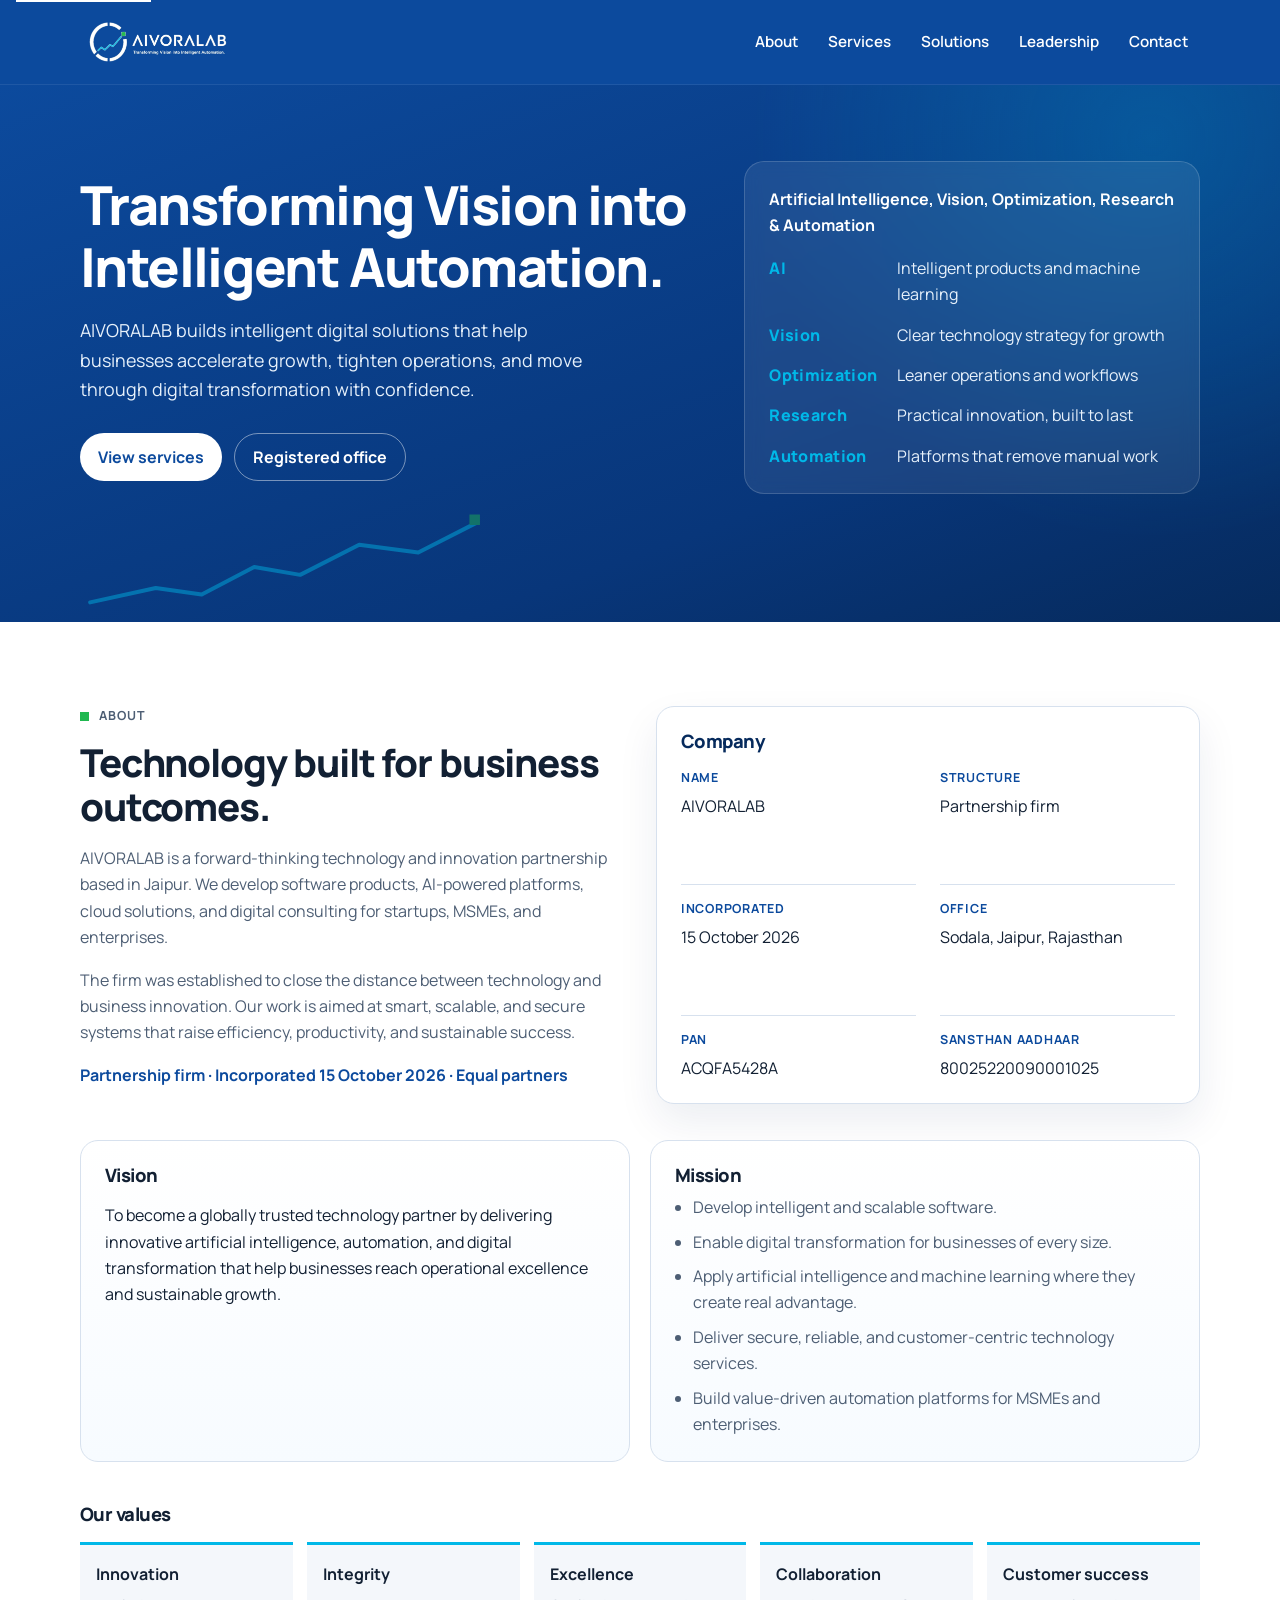
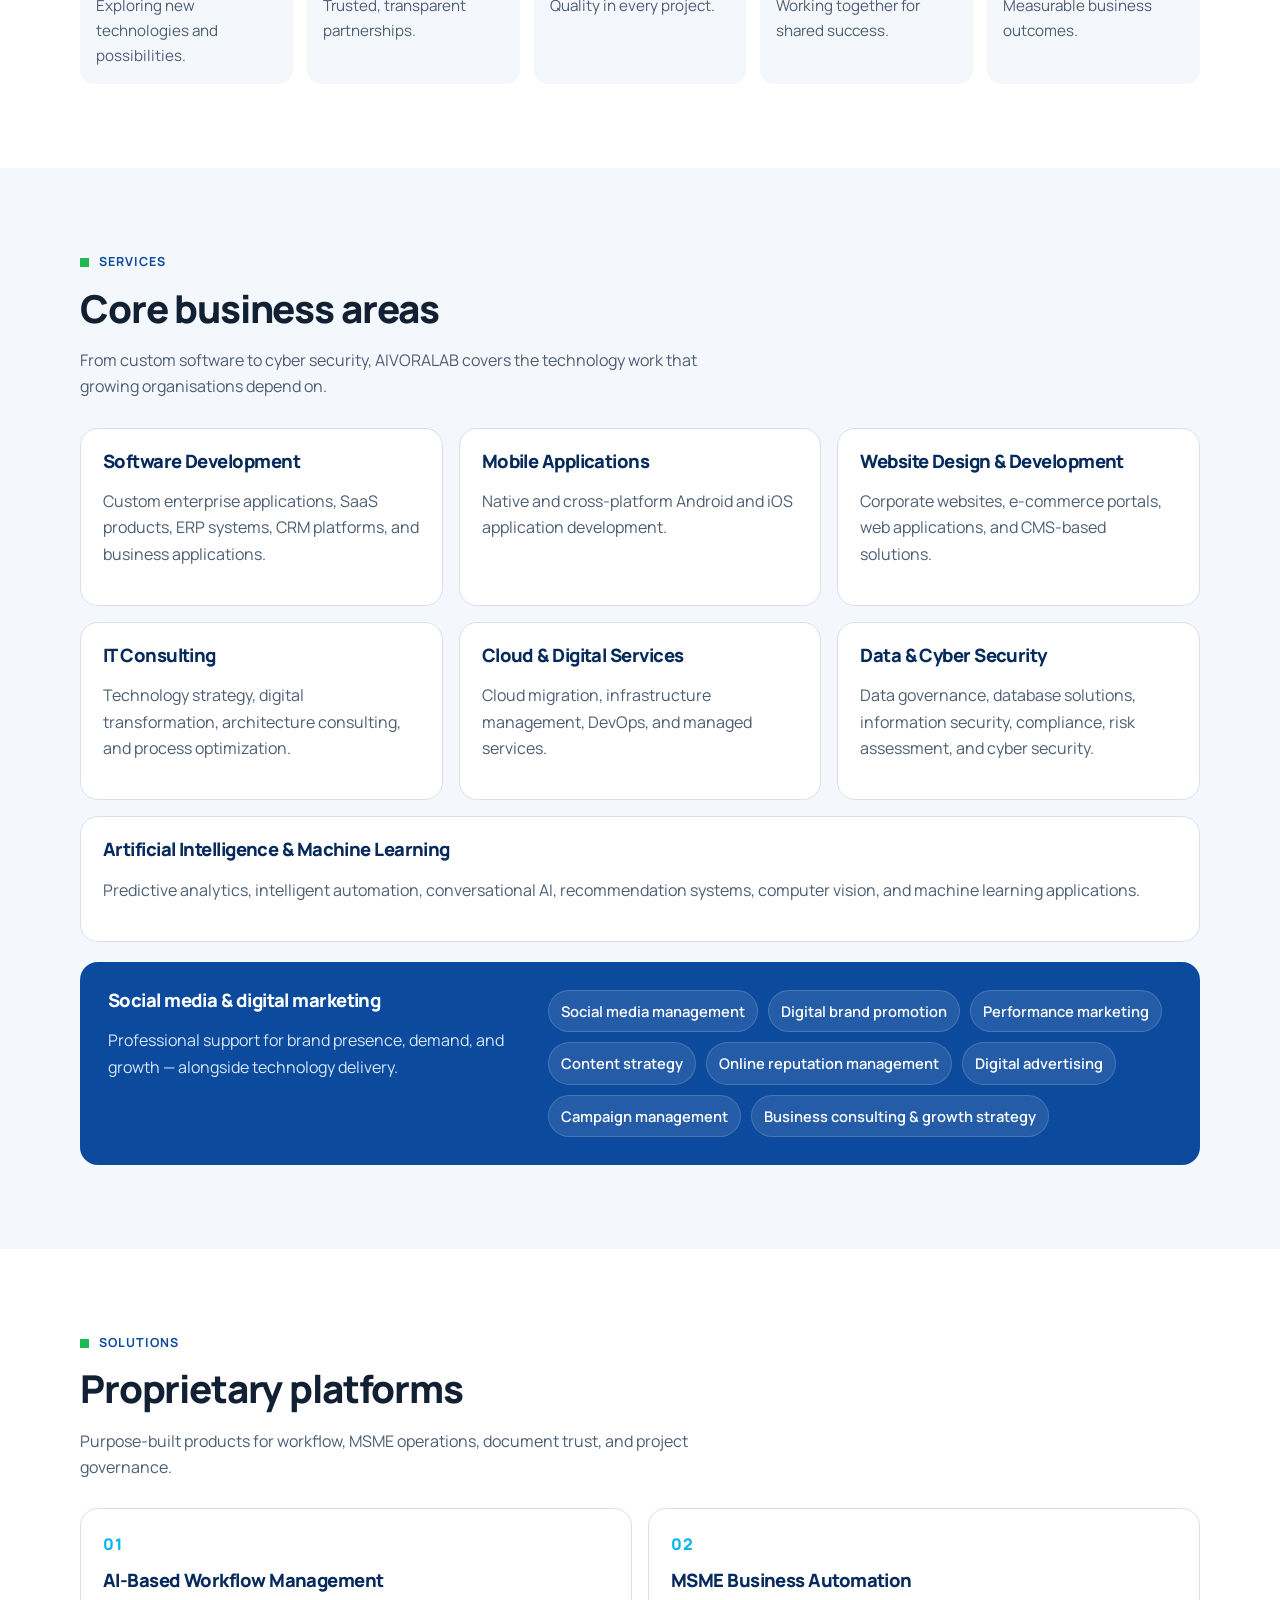
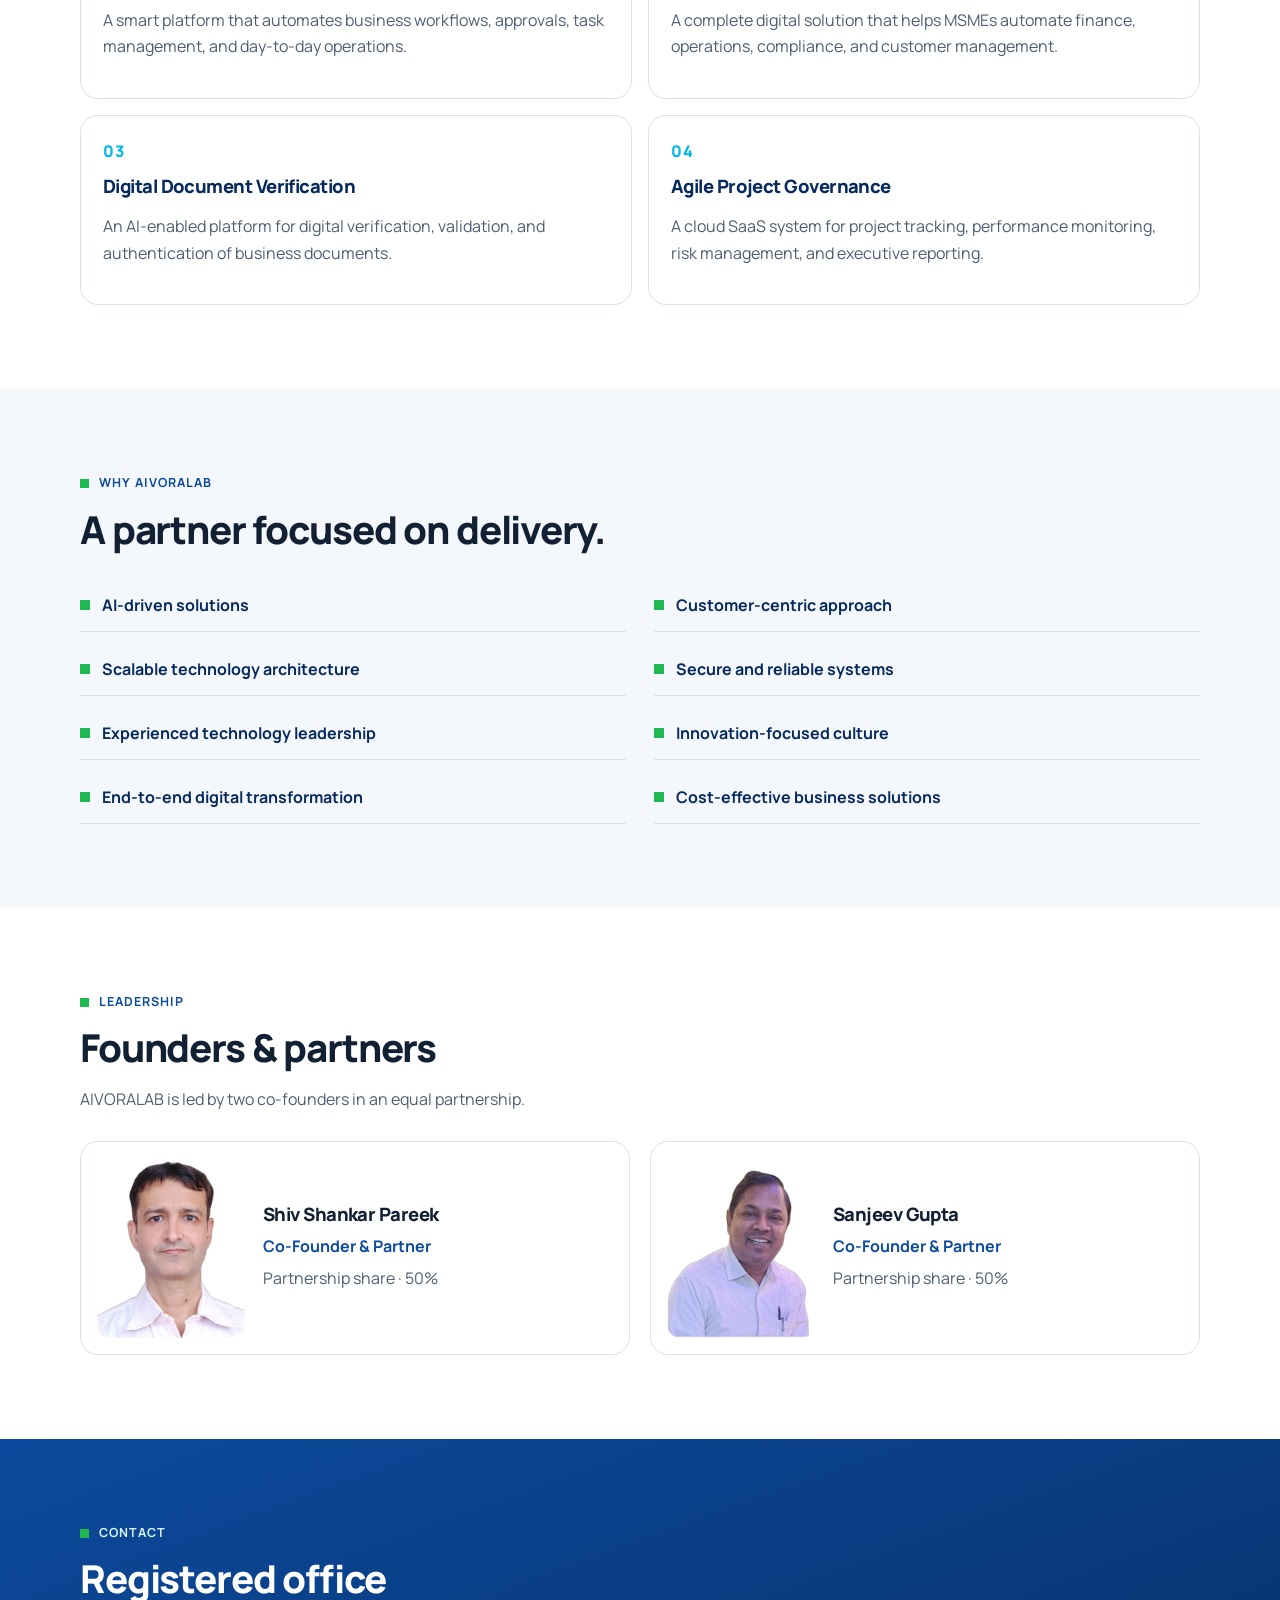
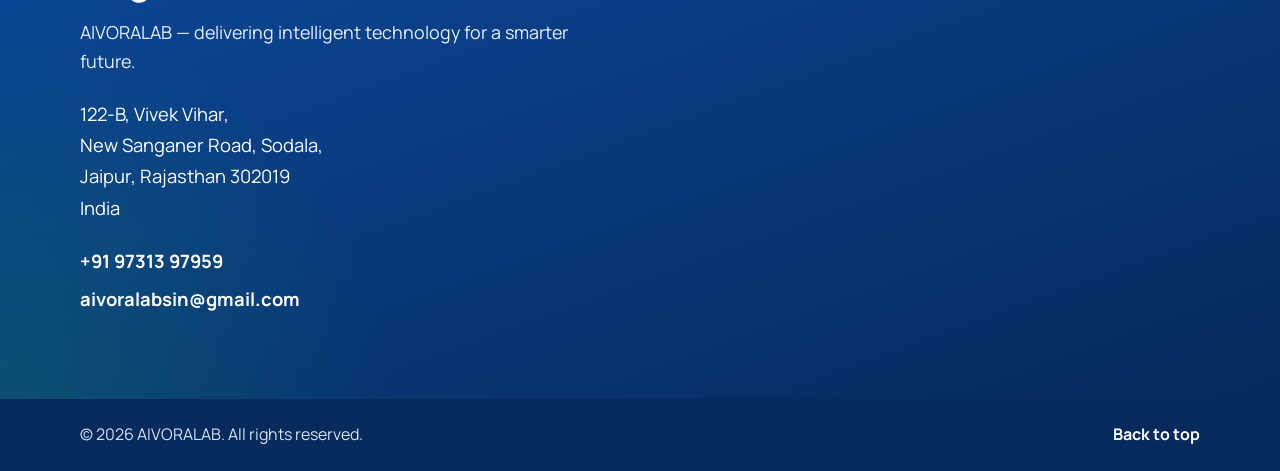
<file: index.html>
<!DOCTYPE html>
<html lang="en">
<head>
  <meta charset="UTF-8">
  <meta name="viewport" content="width=device-width, initial-scale=1.0">
  <title>AIVORALAB | Transforming Vision into Intelligent Automation</title>
  <meta name="description" content="AIVORALAB is a Jaipur technology partnership delivering artificial intelligence, software, cloud, automation, and digital transformation for startups, MSMEs, and enterprises.">
  <meta name="theme-color" content="#0c4a9d">
  <link rel="icon" href="assets/logo.jpeg" type="image/jpeg">
  <link rel="preconnect" href="https://fonts.googleapis.com">
  <link rel="preconnect" href="https://fonts.gstatic.com" crossorigin>
  <link href="https://fonts.googleapis.com/css2?family=Manrope:wght@400;500;600;700;800&display=swap" rel="stylesheet">
  <link rel="stylesheet" href="css/styles.css">
  <script type="application/ld+json">
  {
    "@context": "https://schema.org",
    "@type": "Organization",
    "name": "AIVORALAB",
    "alternateName": "Artificial Intelligence, Vision, Optimization, Research & Automation",
    "description": "Technology and innovation partnership developing intelligent software, AI platforms, cloud solutions, and digital consulting services.",
    "slogan": " Vision into Intelligent Automation.",
    "email": "aivoralabsin@gmail.com",
    "telephone": "+919731397959",
    "foundingDate": "2026-10-15",
    "address": {
      "@type": "PostalAddress",
      "streetAddress": "122-B, Vivek Vihar, New Sanganer Road, Sodala",
      "addressLocality": "Jaipur",
      "addressRegion": "Rajasthan",
      "postalCode": "302019",
      "addressCountry": "IN"
    },
    "founder": [
      { "@type": "Person", "name": "Shiv Shankar Pareek" },
      { "@type": "Person", "name": "Sanjeev Gupta" }
    ]
  }
  </script>
</head>
<body>
  <div id="top"></div>
  <a class="skip-link" href="#main">Skip to content</a>

  <header class="site-header">
    <div class="container header-bar">
      <a class="brand" href="#top" aria-label="AIVORALAB home">
        <img src="assets/logo.jpeg" alt="AIVORALAB" width="1246" height="462">
      </a>
      <button class="nav-toggle" type="button" aria-expanded="false" aria-controls="site-nav">
        <span class="sr-only">Menu</span>
        <span></span>
        <span></span>
        <span></span>
      </button>
      <nav class="site-nav" id="site-nav" aria-label="Primary">
        <a href="#about">About</a>
        <a href="#services">Services</a>
        <a href="#solutions">Solutions</a>
        <a href="#leadership">Leadership</a>
        <a href="#contact">Contact</a>
      </nav>
    </div>
  </header>

  <main id="main">
    <section class="hero" aria-labelledby="hero-title">
      <div class="container hero-grid">
        <div class="hero-copy">
          <!-- <p class="kicker kicker-light"><span class="sq" aria-hidden="true"></span> Jaipur, Rajasthan</p> -->
          <h1 id="hero-title">Transforming Vision into Intelligent Automation.</h1>
          <p class="lede">AIVORALAB builds intelligent digital solutions that help businesses accelerate growth, tighten operations, and move through digital transformation with confidence.</p>
          <div class="hero-actions">
            <a class="btn btn-light" href="#services">View services</a>
            <a class="btn btn-ghost" href="#contact">Registered office</a>
          </div>
        </div>
        <div class="hero-panel" aria-label="What AIVORALAB stands for">
          <p class="panel-label">Artificial Intelligence, Vision, Optimization, Research &amp; Automation</p>
          <ul class="pillar-list">
            <li><span class="pillar-name">AI</span><span>Intelligent products and machine learning</span></li>
            <li><span class="pillar-name">Vision</span><span>Clear technology strategy for growth</span></li>
            <li><span class="pillar-name">Optimization</span><span>Leaner operations and workflows</span></li>
            <li><span class="pillar-name">Research</span><span>Practical innovation, built to last</span></li>
            <li><span class="pillar-name">Automation</span><span>Platforms that remove manual work</span></li>
          </ul>
        </div>
      </div>
      <svg class="hero-chart" viewBox="0 0 640 180" aria-hidden="true" focusable="false">
        <path d="M20 150 L120 128 L190 138 L270 96 L340 108 L430 62 L520 74 L610 28" fill="none" stroke="#00b8e8" stroke-width="6" stroke-linecap="round" stroke-linejoin="round"/>
        <rect x="598" y="16" width="16" height="16" fill="#20b850"/>
      </svg>
    </section>

    <section class="section" id="about">
      <div class="container about-grid">
        <div>
          <p class="kicker"><span class="sq" aria-hidden="true"></span> About</p>
          <h2>Technology built for business outcomes.</h2>
          <p>AIVORALAB is a forward-thinking technology and innovation partnership based in Jaipur. We develop software products, AI-powered platforms, cloud solutions, and digital consulting for startups, MSMEs, and enterprises.</p>
          <p>The firm was established to close the distance between technology and business innovation. Our work is aimed at smart, scalable, and secure systems that raise efficiency, productivity, and sustainable success.</p>
          <p class="quiet">Partnership firm · Incorporated 15 October 2026 · Equal partners</p>
        </div>
        <aside class="fact-card" aria-label="Company facts">
          <h3>Company</h3>
          <dl>
            <div>
              <dt>Name</dt>
              <dd>AIVORALAB</dd>
            </div>
            <div>
              <dt>Structure</dt>
              <dd>Partnership firm</dd>
            </div>
            <div>
              <dt>Incorporated</dt>
              <dd>15 October 2026</dd>
            </div>
            <div>
              <dt>Office</dt>
              <dd>Sodala, Jaipur, Rajasthan</dd>
            </div>
            <div>
              <dt>PAN</dt>
              <dd>ACQFA5428A</dd>
            </div>
            <div>
              <dt>Sansthan Aadhaar</dt>
              <dd>80025220090001025</dd>
            </div>
          </dl>
        </aside>
      </div>

      <div class="container split-cards">
        <article class="panel">
          <h3>Vision</h3>
          <p>To become a globally trusted technology partner by delivering innovative artificial intelligence, automation, and digital transformation that help businesses reach operational excellence and sustainable growth.</p>
        </article>
        <article class="panel">
          <h3>Mission</h3>
          <ul class="clean-list">
            <li>Develop intelligent and scalable software.</li>
            <li>Enable digital transformation for businesses of every size.</li>
            <li>Apply artificial intelligence and machine learning where they create real advantage.</li>
            <li>Deliver secure, reliable, and customer-centric technology services.</li>
            <li>Build value-driven automation platforms for MSMEs and enterprises.</li>
          </ul>
        </article>
      </div>

      <div class="container">
        <h3 class="subhead">Our values</h3>
        <ul class="value-row">
          <li>
            <strong>Innovation</strong>
            <span>Exploring new technologies and possibilities.</span>
          </li>
          <li>
            <strong>Integrity</strong>
            <span>Trusted, transparent partnerships.</span>
          </li>
          <li>
            <strong>Excellence</strong>
            <span>Quality in every project.</span>
          </li>
          <li>
            <strong>Collaboration</strong>
            <span>Working together for shared success.</span>
          </li>
          <li>
            <strong>Customer success</strong>
            <span>Measurable business outcomes.</span>
          </li>
        </ul>
      </div>
    </section>

    <section class="section section-muted" id="services">
      <div class="container">
        <p class="kicker"><span class="sq" aria-hidden="true"></span> Services</p>
        <h2>Core business areas</h2>
        <p class="section-intro">From custom software to cyber security, AIVORALAB covers the technology work that growing organisations depend on.</p>
        <div class="card-grid">
          <article class="card">
            <h3>Software Development</h3>
            <p>Custom enterprise applications, SaaS products, ERP systems, CRM platforms, and business applications.</p>
          </article>
          <article class="card">
            <h3>Mobile Applications</h3>
            <p>Native and cross-platform Android and iOS application development.</p>
          </article>
          <article class="card">
            <h3>Website Design &amp; Development</h3>
            <p>Corporate websites, e-commerce portals, web applications, and CMS-based solutions.</p>
          </article>
          <article class="card">
            <h3>IT Consulting</h3>
            <p>Technology strategy, digital transformation, architecture consulting, and process optimization.</p>
          </article>
          <article class="card">
            <h3>Cloud &amp; Digital Services</h3>
            <p>Cloud migration, infrastructure management, DevOps, and managed services.</p>
          </article>
          <article class="card">
            <h3>Data &amp; Cyber Security</h3>
            <p>Data governance, database solutions, information security, compliance, risk assessment, and cyber security.</p>
          </article>
          <article class="card card-wide">
            <h3>Artificial Intelligence &amp; Machine Learning</h3>
            <p>Predictive analytics, intelligent automation, conversational AI, recommendation systems, computer vision, and machine learning applications.</p>
          </article>
        </div>

        <div class="marketing-band">
          <div>
            <h3>Social media &amp; digital marketing</h3>
            <p>Professional support for brand presence, demand, and growth — alongside technology delivery.</p>
          </div>
          <ul>
            <li>Social media management</li>
            <li>Digital brand promotion</li>
            <li>Performance marketing</li>
            <li>Content strategy</li>
            <li>Online reputation management</li>
            <li>Digital advertising</li>
            <li>Campaign management</li>
            <li>Business consulting &amp; growth strategy</li>
          </ul>
        </div>
      </div>
    </section>

    <section class="section" id="solutions">
      <div class="container">
        <p class="kicker"><span class="sq" aria-hidden="true"></span> Solutions</p>
        <h2>Proprietary platforms</h2>
        <p class="section-intro">Purpose-built products for workflow, MSME operations, document trust, and project governance.</p>
        <div class="solution-grid">
          <article class="solution">
            <span class="index">01</span>
            <h3>AI-Based Workflow Management</h3>
            <p>A smart platform that automates business workflows, approvals, task management, and day-to-day operations.</p>
          </article>
          <article class="solution">
            <span class="index">02</span>
            <h3>MSME Business Automation</h3>
            <p>A complete digital solution that helps MSMEs automate finance, operations, compliance, and customer management.</p>
          </article>
          <article class="solution">
            <span class="index">03</span>
            <h3>Digital Document Verification</h3>
            <p>An AI-enabled platform for digital verification, validation, and authentication of business documents.</p>
          </article>
          <article class="solution">
            <span class="index">04</span>
            <h3>Agile Project Governance</h3>
            <p>A cloud SaaS system for project tracking, performance monitoring, risk management, and executive reporting.</p>
          </article>
        </div>
      </div>
    </section>

    <section class="section section-muted" id="why" aria-labelledby="why-title">
      <div class="container">
        <p class="kicker"><span class="sq" aria-hidden="true"></span> Why AIVORALAB</p>
        <h2 id="why-title">A partner focused on delivery.</h2>
        <ul class="why-grid">
          <li>AI-driven solutions</li>
          <li>Customer-centric approach</li>
          <li>Scalable technology architecture</li>
          <li>Secure and reliable systems</li>
          <li>Experienced technology leadership</li>
          <li>Innovation-focused culture</li>
          <li>End-to-end digital transformation</li>
          <li>Cost-effective business solutions</li>
        </ul>
      </div>
    </section>

    <section class="section" id="leadership">
      <div class="container">
        <p class="kicker"><span class="sq" aria-hidden="true"></span> Leadership</p>
        <h2>Founders &amp; partners</h2>
        <p class="section-intro">AIVORALAB is led by two co-founders in an equal partnership.</p>
        <div class="people">
          <article class="person">
            <img src="assets/shiv-shankar-pareek-white.jpg" alt="Portrait of Shiv Shankar Pareek" width="402" height="520">
            <div>
              <h3>Shiv Shankar Pareek</h3>
              <p class="role">Co-Founder &amp; Partner</p>
              <p class="share">Partnership share · 50%</p>
            </div>
          </article>
          <article class="person">
            <img src="assets/SanjeevGupta-white.jpg" alt="Portrait of Sanjeev Gupta" width="833" height="955">
            <div>
              <h3>Sanjeev Gupta</h3>
              <p class="role">Co-Founder &amp; Partner</p>
              <p class="share">Partnership share · 50%</p>
            </div>
          </article>
        </div>
      </div>
    </section>

    <section class="section section-contact" id="contact">
      <div class="container">
        <p class="kicker kicker-light"><span class="sq" aria-hidden="true"></span> Contact</p>
        <h2>Registered office</h2>
        <p class="lede lede-light">AIVORALAB — delivering intelligent technology for a smarter future.</p>
        <address>
          122-B, Vivek Vihar,<br>
          New Sanganer Road, Sodala,<br>
          Jaipur, Rajasthan 302019<br>
          India
        </address>
        <ul class="contact-links">
          <li><a href="tel:+919731397959">+91 97313 97959</a></li>
          <li><a href="mailto:aivoralabsin@gmail.com">aivoralabsin@gmail.com</a></li>
        </ul>
      </div>
    </section>
  </main>

  <footer class="site-footer">
    <div class="container footer-bar">
      <p>© <span id="year">2026</span> AIVORALAB. All rights reserved.</p>
      <a class="back-to-top" href="#top">Back to top</a>
    </div>
  </footer>

  <script src="js/main.js"></script>
</body>
</html>
</file>
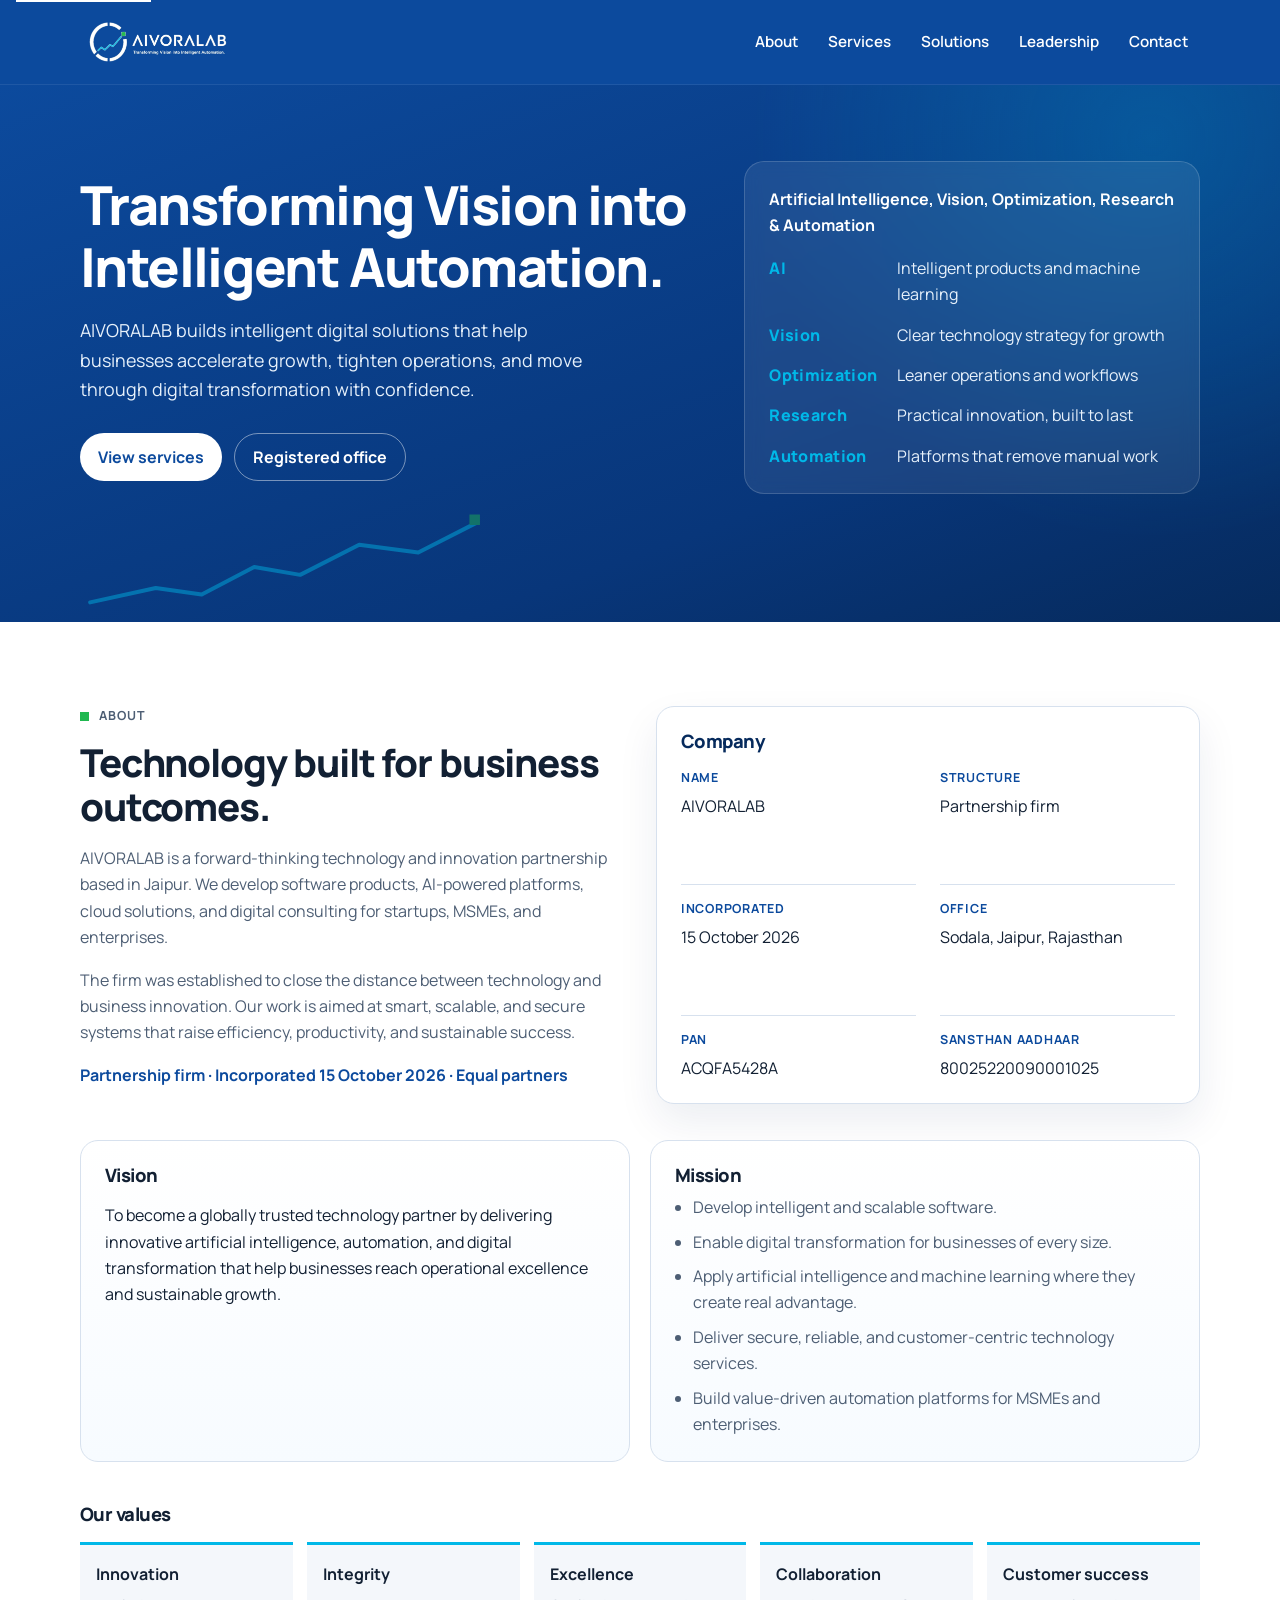
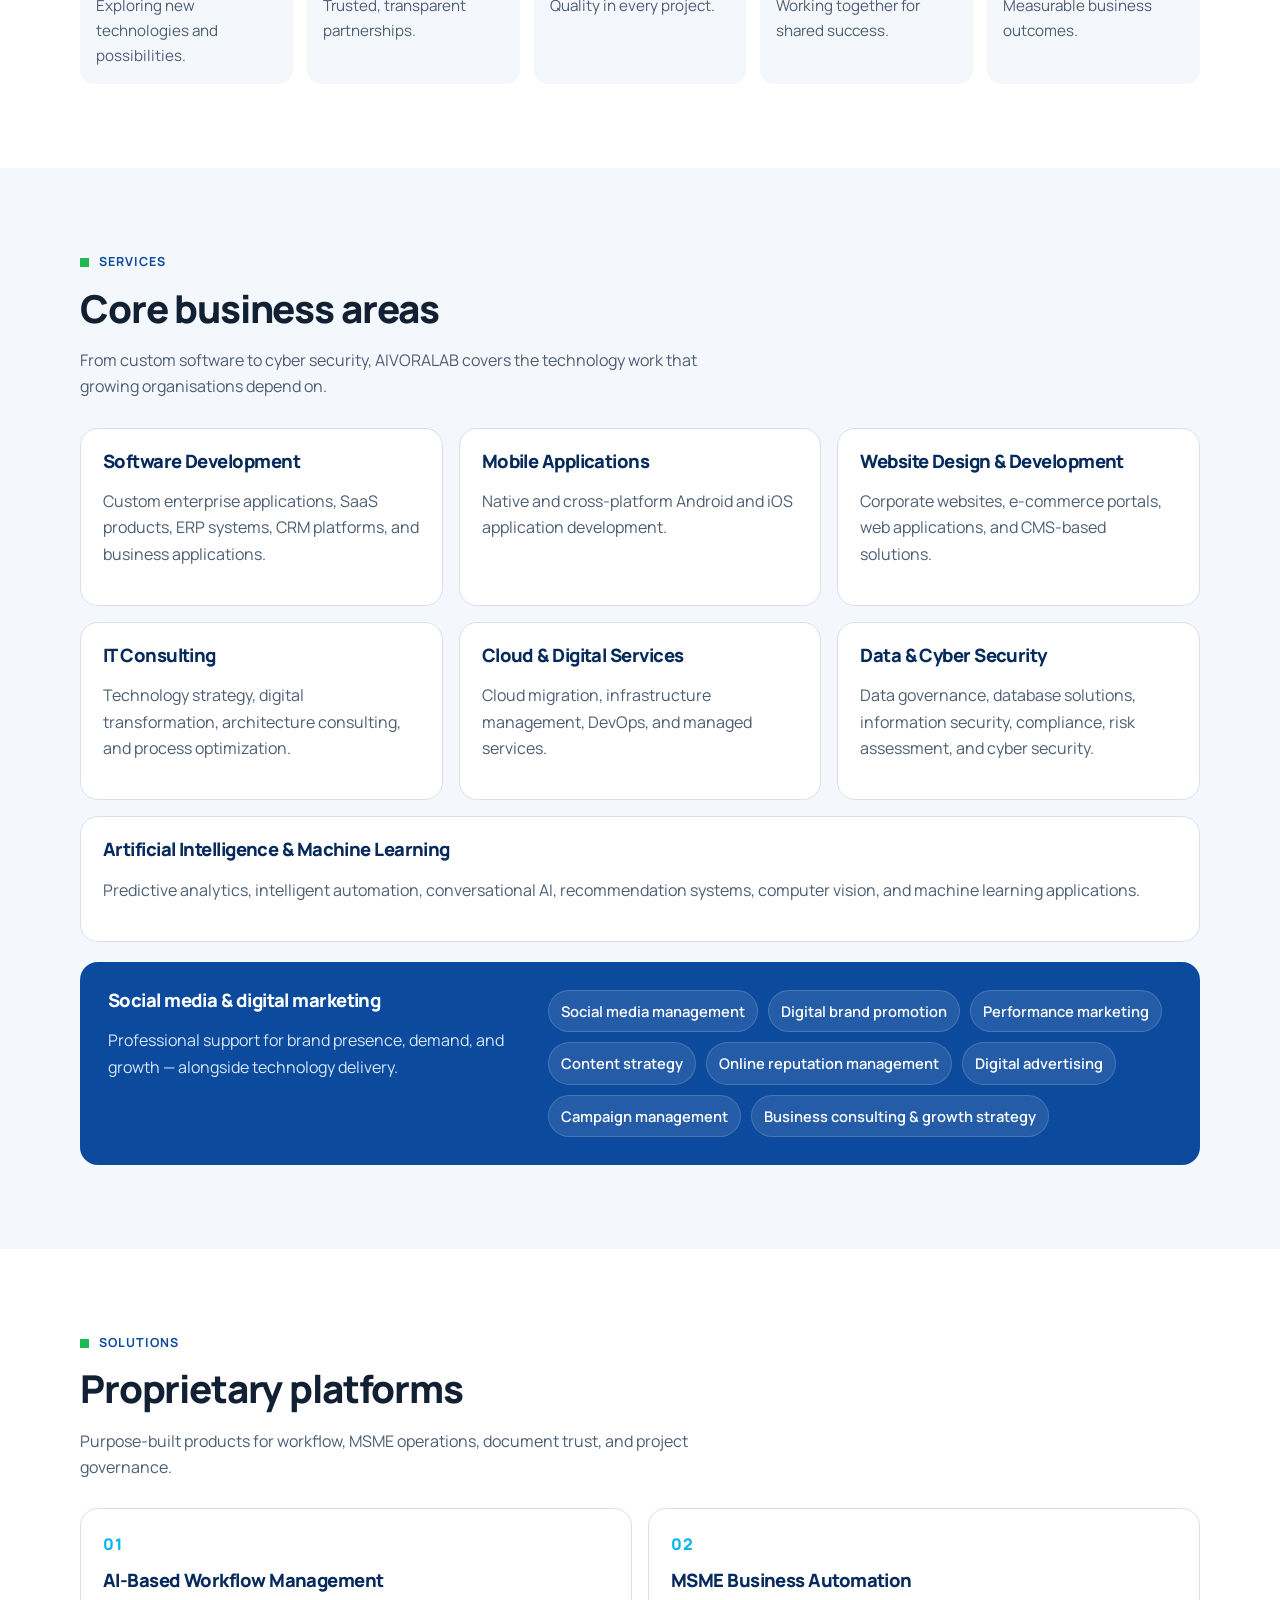
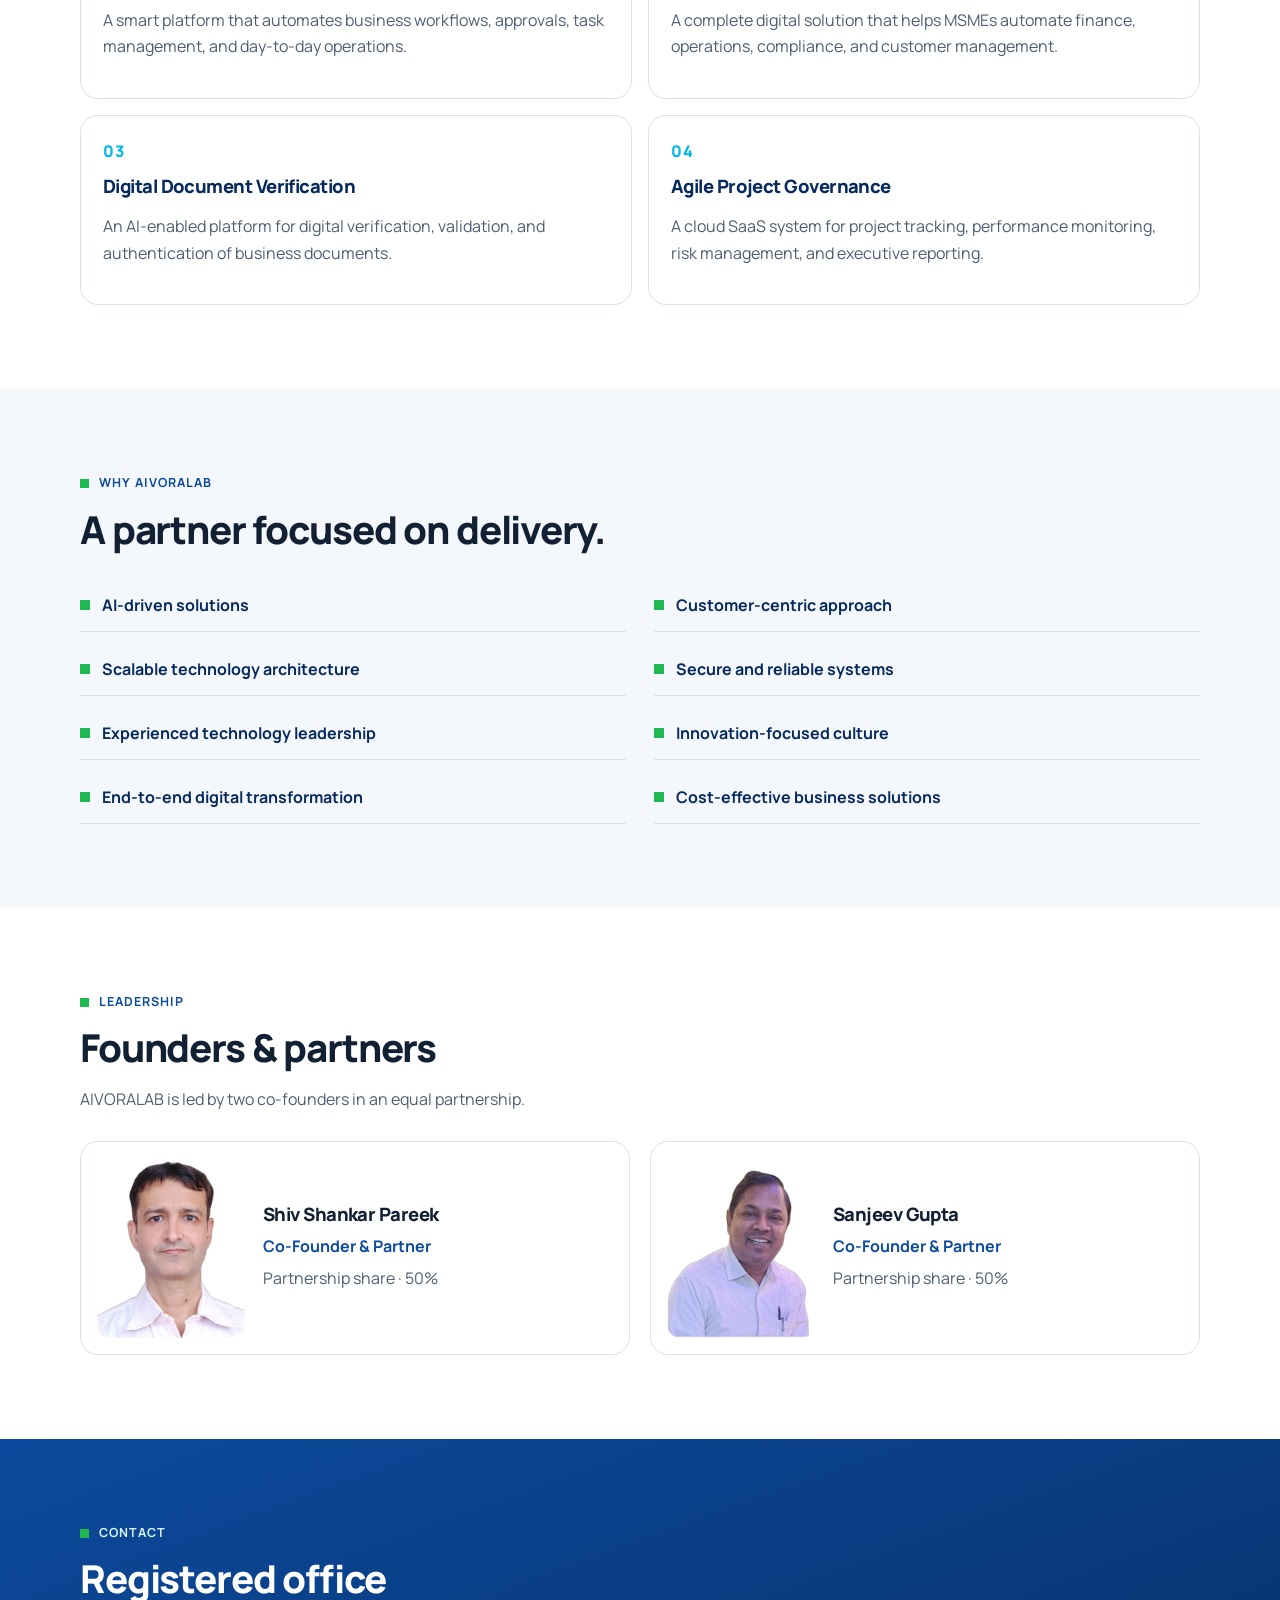
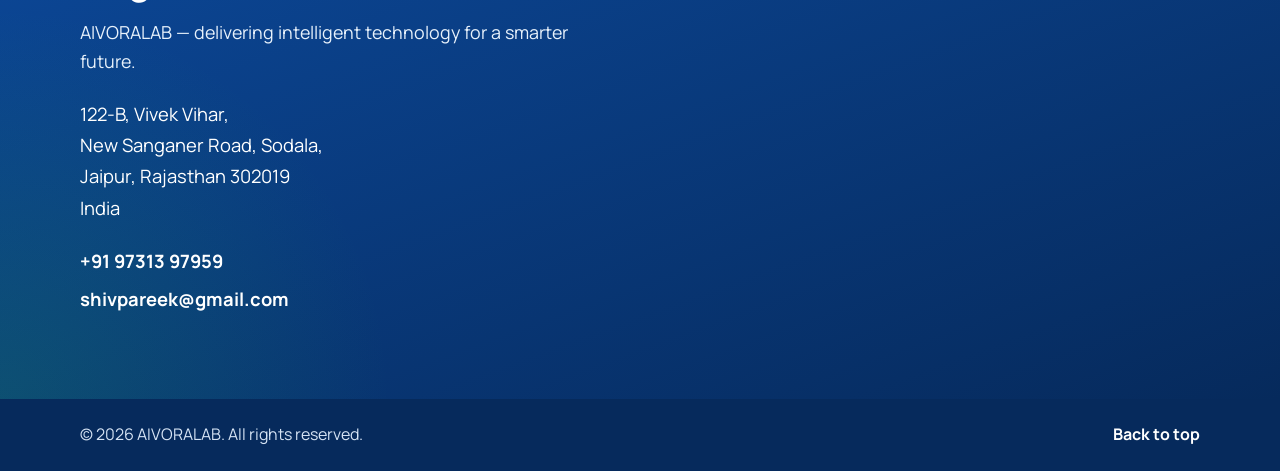
<file: AIVORALAB/index.html>
<!DOCTYPE html>
<html lang="en">
<head>
  <meta charset="UTF-8">
  <meta name="viewport" content="width=device-width, initial-scale=1.0">
  <title>AIVORALAB | Transforming Vision into Intelligent Automation</title>
  <meta name="description" content="AIVORALAB is a Jaipur technology partnership delivering artificial intelligence, software, cloud, automation, and digital transformation for startups, MSMEs, and enterprises.">
  <meta name="theme-color" content="#0c4a9d">
  <link rel="icon" href="assets/logo.jpeg" type="image/jpeg">
  <link rel="preconnect" href="https://fonts.googleapis.com">
  <link rel="preconnect" href="https://fonts.gstatic.com" crossorigin>
  <link href="https://fonts.googleapis.com/css2?family=Manrope:wght@400;500;600;700;800&display=swap" rel="stylesheet">
  <link rel="stylesheet" href="css/styles.css">
  <script type="application/ld+json">
  {
    "@context": "https://schema.org",
    "@type": "Organization",
    "name": "AIVORALAB",
    "alternateName": "Artificial Intelligence, Vision, Optimization, Research & Automation",
    "description": "Technology and innovation partnership developing intelligent software, AI platforms, cloud solutions, and digital consulting services.",
    "slogan": "Transforming Vision into Intelligent Automation.",
    "email": "shivpareek@gmail.com",
    "telephone": "+919731397959",
    "foundingDate": "2026-10-15",
    "address": {
      "@type": "PostalAddress",
      "streetAddress": "122-B, Vivek Vihar, New Sanganer Road, Sodala",
      "addressLocality": "Jaipur",
      "addressRegion": "Rajasthan",
      "postalCode": "302019",
      "addressCountry": "IN"
    },
    "founder": [
      { "@type": "Person", "name": "Shiv Shankar Pareek" },
      { "@type": "Person", "name": "Sanjeev Gupta" }
    ]
  }
  </script>
</head>
<body>
  <div id="top"></div>
  <a class="skip-link" href="#main">Skip to content</a>

  <header class="site-header">
    <div class="container header-bar">
      <a class="brand" href="#top" aria-label="AIVORALAB home">
        <img src="assets/logo.jpeg" alt="AIVORALAB" width="1246" height="462">
      </a>
      <button class="nav-toggle" type="button" aria-expanded="false" aria-controls="site-nav">
        <span class="sr-only">Menu</span>
        <span></span>
        <span></span>
        <span></span>
      </button>
      <nav class="site-nav" id="site-nav" aria-label="Primary">
        <a href="#about">About</a>
        <a href="#services">Services</a>
        <a href="#solutions">Solutions</a>
        <a href="#leadership">Leadership</a>
        <a href="#contact">Contact</a>
      </nav>
    </div>
  </header>

  <main id="main">
    <section class="hero" aria-labelledby="hero-title">
      <div class="container hero-grid">
        <div class="hero-copy">
          <!-- <p class="kicker kicker-light"><span class="sq" aria-hidden="true"></span> Jaipur, Rajasthan</p> -->
          <h1 id="hero-title">Transforming Vision into Intelligent Automation.</h1>
          <p class="lede">AIVORALAB builds intelligent digital solutions that help businesses accelerate growth, tighten operations, and move through digital transformation with confidence.</p>
          <div class="hero-actions">
            <a class="btn btn-light" href="#services">View services</a>
            <a class="btn btn-ghost" href="#contact">Registered office</a>
          </div>
        </div>
        <div class="hero-panel" aria-label="What AIVORALAB stands for">
          <p class="panel-label">Artificial Intelligence, Vision, Optimization, Research &amp; Automation</p>
          <ul class="pillar-list">
            <li><span class="pillar-name">AI</span><span>Intelligent products and machine learning</span></li>
            <li><span class="pillar-name">Vision</span><span>Clear technology strategy for growth</span></li>
            <li><span class="pillar-name">Optimization</span><span>Leaner operations and workflows</span></li>
            <li><span class="pillar-name">Research</span><span>Practical innovation, built to last</span></li>
            <li><span class="pillar-name">Automation</span><span>Platforms that remove manual work</span></li>
          </ul>
        </div>
      </div>
      <svg class="hero-chart" viewBox="0 0 640 180" aria-hidden="true" focusable="false">
        <path d="M20 150 L120 128 L190 138 L270 96 L340 108 L430 62 L520 74 L610 28" fill="none" stroke="#00b8e8" stroke-width="6" stroke-linecap="round" stroke-linejoin="round"/>
        <rect x="598" y="16" width="16" height="16" fill="#20b850"/>
      </svg>
    </section>

    <section class="section" id="about">
      <div class="container about-grid">
        <div>
          <p class="kicker"><span class="sq" aria-hidden="true"></span> About</p>
          <h2>Technology built for business outcomes.</h2>
          <p>AIVORALAB is a forward-thinking technology and innovation partnership based in Jaipur. We develop software products, AI-powered platforms, cloud solutions, and digital consulting for startups, MSMEs, and enterprises.</p>
          <p>The firm was established to close the distance between technology and business innovation. Our work is aimed at smart, scalable, and secure systems that raise efficiency, productivity, and sustainable success.</p>
          <p class="quiet">Partnership firm · Incorporated 15 October 2026 · Equal partners</p>
        </div>
        <aside class="fact-card" aria-label="Company facts">
          <h3>Company</h3>
          <dl>
            <div>
              <dt>Name</dt>
              <dd>AIVORALAB</dd>
            </div>
            <div>
              <dt>Structure</dt>
              <dd>Partnership firm</dd>
            </div>
            <div>
              <dt>Incorporated</dt>
              <dd>15 October 2026</dd>
            </div>
            <div>
              <dt>Office</dt>
              <dd>Sodala, Jaipur, Rajasthan</dd>
            </div>
            <div>
              <dt>PAN</dt>
              <dd>ACQFA5428A</dd>
            </div>
            <div>
              <dt>Sansthan Aadhaar</dt>
              <dd>80025220090001025</dd>
            </div>
          </dl>
        </aside>
      </div>

      <div class="container split-cards">
        <article class="panel">
          <h3>Vision</h3>
          <p>To become a globally trusted technology partner by delivering innovative artificial intelligence, automation, and digital transformation that help businesses reach operational excellence and sustainable growth.</p>
        </article>
        <article class="panel">
          <h3>Mission</h3>
          <ul class="clean-list">
            <li>Develop intelligent and scalable software.</li>
            <li>Enable digital transformation for businesses of every size.</li>
            <li>Apply artificial intelligence and machine learning where they create real advantage.</li>
            <li>Deliver secure, reliable, and customer-centric technology services.</li>
            <li>Build value-driven automation platforms for MSMEs and enterprises.</li>
          </ul>
        </article>
      </div>

      <div class="container">
        <h3 class="subhead">Our values</h3>
        <ul class="value-row">
          <li>
            <strong>Innovation</strong>
            <span>Exploring new technologies and possibilities.</span>
          </li>
          <li>
            <strong>Integrity</strong>
            <span>Trusted, transparent partnerships.</span>
          </li>
          <li>
            <strong>Excellence</strong>
            <span>Quality in every project.</span>
          </li>
          <li>
            <strong>Collaboration</strong>
            <span>Working together for shared success.</span>
          </li>
          <li>
            <strong>Customer success</strong>
            <span>Measurable business outcomes.</span>
          </li>
        </ul>
      </div>
    </section>

    <section class="section section-muted" id="services">
      <div class="container">
        <p class="kicker"><span class="sq" aria-hidden="true"></span> Services</p>
        <h2>Core business areas</h2>
        <p class="section-intro">From custom software to cyber security, AIVORALAB covers the technology work that growing organisations depend on.</p>
        <div class="card-grid">
          <article class="card">
            <h3>Software Development</h3>
            <p>Custom enterprise applications, SaaS products, ERP systems, CRM platforms, and business applications.</p>
          </article>
          <article class="card">
            <h3>Mobile Applications</h3>
            <p>Native and cross-platform Android and iOS application development.</p>
          </article>
          <article class="card">
            <h3>Website Design &amp; Development</h3>
            <p>Corporate websites, e-commerce portals, web applications, and CMS-based solutions.</p>
          </article>
          <article class="card">
            <h3>IT Consulting</h3>
            <p>Technology strategy, digital transformation, architecture consulting, and process optimization.</p>
          </article>
          <article class="card">
            <h3>Cloud &amp; Digital Services</h3>
            <p>Cloud migration, infrastructure management, DevOps, and managed services.</p>
          </article>
          <article class="card">
            <h3>Data &amp; Cyber Security</h3>
            <p>Data governance, database solutions, information security, compliance, risk assessment, and cyber security.</p>
          </article>
          <article class="card card-wide">
            <h3>Artificial Intelligence &amp; Machine Learning</h3>
            <p>Predictive analytics, intelligent automation, conversational AI, recommendation systems, computer vision, and machine learning applications.</p>
          </article>
        </div>

        <div class="marketing-band">
          <div>
            <h3>Social media &amp; digital marketing</h3>
            <p>Professional support for brand presence, demand, and growth — alongside technology delivery.</p>
          </div>
          <ul>
            <li>Social media management</li>
            <li>Digital brand promotion</li>
            <li>Performance marketing</li>
            <li>Content strategy</li>
            <li>Online reputation management</li>
            <li>Digital advertising</li>
            <li>Campaign management</li>
            <li>Business consulting &amp; growth strategy</li>
          </ul>
        </div>
      </div>
    </section>

    <section class="section" id="solutions">
      <div class="container">
        <p class="kicker"><span class="sq" aria-hidden="true"></span> Solutions</p>
        <h2>Proprietary platforms</h2>
        <p class="section-intro">Purpose-built products for workflow, MSME operations, document trust, and project governance.</p>
        <div class="solution-grid">
          <article class="solution">
            <span class="index">01</span>
            <h3>AI-Based Workflow Management</h3>
            <p>A smart platform that automates business workflows, approvals, task management, and day-to-day operations.</p>
          </article>
          <article class="solution">
            <span class="index">02</span>
            <h3>MSME Business Automation</h3>
            <p>A complete digital solution that helps MSMEs automate finance, operations, compliance, and customer management.</p>
          </article>
          <article class="solution">
            <span class="index">03</span>
            <h3>Digital Document Verification</h3>
            <p>An AI-enabled platform for digital verification, validation, and authentication of business documents.</p>
          </article>
          <article class="solution">
            <span class="index">04</span>
            <h3>Agile Project Governance</h3>
            <p>A cloud SaaS system for project tracking, performance monitoring, risk management, and executive reporting.</p>
          </article>
        </div>
      </div>
    </section>

    <section class="section section-muted" id="why" aria-labelledby="why-title">
      <div class="container">
        <p class="kicker"><span class="sq" aria-hidden="true"></span> Why AIVORALAB</p>
        <h2 id="why-title">A partner focused on delivery.</h2>
        <ul class="why-grid">
          <li>AI-driven solutions</li>
          <li>Customer-centric approach</li>
          <li>Scalable technology architecture</li>
          <li>Secure and reliable systems</li>
          <li>Experienced technology leadership</li>
          <li>Innovation-focused culture</li>
          <li>End-to-end digital transformation</li>
          <li>Cost-effective business solutions</li>
        </ul>
      </div>
    </section>

    <section class="section" id="leadership">
      <div class="container">
        <p class="kicker"><span class="sq" aria-hidden="true"></span> Leadership</p>
        <h2>Founders &amp; partners</h2>
        <p class="section-intro">AIVORALAB is led by two co-founders in an equal partnership.</p>
        <div class="people">
          <article class="person">
            <img src="assets/shiv-shankar-pareek-white.jpg" alt="Portrait of Shiv Shankar Pareek" width="402" height="520">
            <div>
              <h3>Shiv Shankar Pareek</h3>
              <p class="role">Co-Founder &amp; Partner</p>
              <p class="share">Partnership share · 50%</p>
            </div>
          </article>
          <article class="person">
            <img src="assets/SanjeevGupta-white.jpg" alt="Portrait of Sanjeev Gupta" width="833" height="955">
            <div>
              <h3>Sanjeev Gupta</h3>
              <p class="role">Co-Founder &amp; Partner</p>
              <p class="share">Partnership share · 50%</p>
            </div>
          </article>
        </div>
      </div>
    </section>

    <section class="section section-contact" id="contact">
      <div class="container">
        <p class="kicker kicker-light"><span class="sq" aria-hidden="true"></span> Contact</p>
        <h2>Registered office</h2>
        <p class="lede lede-light">AIVORALAB — delivering intelligent technology for a smarter future.</p>
        <address>
          122-B, Vivek Vihar,<br>
          New Sanganer Road, Sodala,<br>
          Jaipur, Rajasthan 302019<br>
          India
        </address>
        <ul class="contact-links">
          <li><a href="tel:+919731397959">+91 97313 97959</a></li>
          <li><a href="mailto:shivpareek@gmail.com">shivpareek@gmail.com</a></li>
        </ul>
      </div>
    </section>
  </main>

  <footer class="site-footer">
    <div class="container footer-bar">
      <p>© <span id="year">2026</span> AIVORALAB. All rights reserved.</p>
      <a class="back-to-top" href="#top">Back to top</a>
    </div>
  </footer>

  <script src="js/main.js"></script>
</body>
</html>
</file>
<file: css/styles.css>
:root {
  --blue: #0c4a9d;
  --blue-deep: #08367a;
  --blue-ink: #062a5c;
  --cyan: #00b8e8;
  --green: #20b850;
  --white: #ffffff;
  --paper: #f4f7fb;
  --line: #d7e1ee;
  --ink: #122033;
  --muted: #4d5e74;
  --header: 84px;
  --max: 1120px;
  --shadow: 0 18px 40px rgba(8, 40, 90, 0.08);
  --font: "Manrope", "Segoe UI", sans-serif;
}

*,
*::before,
*::after {
  box-sizing: border-box;
}

html {
  scroll-behavior: smooth;
}

body {
  margin: 0;
  font-family: var(--font);
  color: var(--ink);
  background: var(--white);
  line-height: 1.65;
}

img {
  max-width: 100%;
  display: block;
}

a {
  color: inherit;
}

address {
  font-style: normal;
}

.sr-only {
  position: absolute;
  width: 1px;
  height: 1px;
  padding: 0;
  margin: -1px;
  overflow: hidden;
  clip: rect(0, 0, 0, 0);
  white-space: nowrap;
  border: 0;
}

.skip-link {
  position: absolute;
  left: 16px;
  top: -40px;
  background: var(--white);
  color: var(--blue);
  padding: 8px 12px;
  z-index: 20;
}

.skip-link:focus {
  top: 12px;
}

.container {
  width: min(var(--max), calc(100% - 40px));
  margin-inline: auto;
}

.site-header {
  position: sticky;
  top: 0;
  z-index: 10;
  background: var(--blue);
  border-bottom: 1px solid rgba(255, 255, 255, 0.08);
}

.header-bar {
  min-height: var(--header);
  display: flex;
  align-items: center;
  justify-content: space-between;
  gap: 24px;
}

.brand {
  flex: none;
  min-width: 0;
}

.brand img {
  height: 58px;
  width: auto;
  max-width: min(240px, 58vw);
  background: var(--blue);
}

.site-nav {
  display: flex;
  align-items: center;
  gap: 6px;
}

.site-nav a {
  color: var(--white);
  text-decoration: none;
  font-weight: 600;
  font-size: 0.95rem;
  padding: 8px 12px;
  border-radius: 999px;
}

.site-nav a:hover,
.site-nav a:focus-visible,
.site-nav a.is-active {
  background: rgba(255, 255, 255, 0.12);
  outline: none;
}

.nav-toggle {
  display: none;
  width: 44px;
  height: 44px;
  border: 1px solid rgba(255, 255, 255, 0.35);
  background: transparent;
  border-radius: 10px;
  padding: 10px;
  cursor: pointer;
}

.nav-toggle span:not(.sr-only) {
  display: block;
  height: 2px;
  margin: 5px 0;
  background: var(--white);
  border-radius: 2px;
}

.hero {
  position: relative;
  overflow: hidden;
  background:
    radial-gradient(circle at 90% 10%, rgba(0, 184, 232, 0.22), transparent 32%),
    linear-gradient(160deg, var(--blue) 0%, var(--blue-deep) 70%, var(--blue-ink) 100%);
  color: var(--white);
  padding: 76px 0 128px;
}

.hero-grid {
  position: relative;
  z-index: 1;
  display: grid;
  grid-template-columns: 1.15fr 0.85fr;
  gap: 48px;
  align-items: center;
}

.kicker {
  display: flex;
  align-items: center;
  gap: 10px;
  margin: 0 0 14px;
  color: var(--blue);
  font-weight: 700;
  letter-spacing: 0.08em;
  text-transform: uppercase;
  font-size: 0.78rem;
}

.kicker-light {
  color: #d7f4ff;
}

.sq {
  width: 9px;
  height: 9px;
  background: var(--green);
  flex: none;
}

h1,
h2,
h3 {
  font-weight: 800;
  letter-spacing: -0.03em;
  line-height: 1.15;
}

h1 {
  margin: 0 0 18px;
  font-size: clamp(2.35rem, 4.2vw, 3.55rem);
  max-width: 20ch;
}

h2 {
  margin: 0 0 16px;
  font-size: clamp(1.8rem, 3vw, 2.5rem);
}

h3 {
  margin: 0 0 8px;
  font-size: 1.15rem;
}

.lede {
  margin: 0;
  max-width: 46ch;
  font-size: 1.12rem;
  color: #e7f1fb;
}

.hero-actions {
  display: flex;
  flex-wrap: wrap;
  gap: 12px;
  margin-top: 28px;
}

.btn {
  display: inline-flex;
  align-items: center;
  justify-content: center;
  min-height: 48px;
  padding: 0 18px;
  border-radius: 999px;
  text-decoration: none;
  font-weight: 700;
}

.btn:focus-visible,
.site-footer a:focus-visible,
.nav-toggle:focus-visible {
  outline: 3px solid var(--cyan);
  outline-offset: 3px;
}

.btn-light {
  background: var(--white);
  color: var(--blue);
}

.btn-light:hover {
  background: #e9f8ff;
}

.btn-ghost {
  color: var(--white);
  border: 1px solid rgba(255, 255, 255, 0.45);
}

.btn-ghost:hover {
  background: rgba(255, 255, 255, 0.08);
}

.hero-panel {
  background: rgba(255, 255, 255, 0.08);
  border: 1px solid rgba(255, 255, 255, 0.16);
  border-radius: 20px;
  padding: 24px;
  backdrop-filter: blur(8px);
}

.panel-label {
  margin: 0 0 16px;
  font-weight: 700;
  color: #ffffff;
}

.pillar-list {
  list-style: none;
  margin: 0;
  padding: 0;
  display: grid;
  grid-template-columns: max-content minmax(0, 1fr);
  column-gap: 20px;
  row-gap: 14px;
  align-items: baseline;
}

.pillar-list li {
  display: contents;
}

.pillar-name {
  color: var(--cyan);
  font-weight: 800;
  letter-spacing: 0.02em;
  white-space: nowrap;
}

.pillar-list li span:last-child {
  min-width: 0;
  color: #e7f1fb;
}

.hero-chart {
  position: absolute;
  left: 6%;
  bottom: 0;
  width: min(420px, 46vw);
  opacity: 0.45;
  pointer-events: none;
}

.section {
  padding: 84px 0;
  scroll-margin-top: calc(var(--header) + 12px);
}

.section-muted {
  background: var(--paper);
}

#top {
  position: absolute;
  top: 0;
  left: 0;
  width: 1px;
  height: 1px;
}

.about-grid {
  display: grid;
  grid-template-columns: 1fr 1fr;
  gap: 32px;
  align-items: stretch;
}

.about-grid p,
.section-intro,
.card p,
.solution p,
.marketing-band p {
  color: var(--muted);
}

.quiet {
  color: var(--blue) !important;
  font-weight: 700;
}

.fact-card,
.panel,
.card,
.solution {
  background: var(--white);
  border: 1px solid var(--line);
  border-radius: 18px;
}

.fact-card {
  height: 100%;
  padding: 24px 24px 8px;
  box-shadow: var(--shadow);
  display: flex;
  flex-direction: column;
}

.fact-card h3 {
  color: var(--blue-ink);
  margin-bottom: 16px;
}

.fact-card dl {
  margin: 0;
  flex: 1;
  display: grid;
  grid-template-columns: 1fr 1fr;
  column-gap: 24px;
  align-content: space-between;
}

.fact-card dl div {
  min-width: 0;
  padding: 14px 0;
  border-top: 1px solid var(--line);
}

.fact-card dl div:nth-child(-n+2) {
  border-top: 0;
  padding-top: 0;
}

dt {
  font-size: 0.78rem;
  letter-spacing: 0.06em;
  text-transform: uppercase;
  color: var(--blue);
  font-weight: 700;
}

dd {
  margin: 4px 0 0;
  overflow-wrap: anywhere;
}

.split-cards {
  display: grid;
  grid-template-columns: 1fr 1fr;
  gap: 20px;
  margin-top: 36px;
}

.panel {
  height: 100%;
  padding: 24px;
  background: linear-gradient(180deg, #ffffff 0%, #f7fbff 100%);
}

.clean-list {
  margin: 0;
  padding-left: 18px;
  color: var(--muted);
}

.clean-list li + li {
  margin-top: 8px;
}

.subhead {
  margin: 42px 0 16px;
}

.value-row {
  list-style: none;
  margin: 0;
  padding: 0;
  display: grid;
  grid-template-columns: repeat(5, 1fr);
  gap: 14px;
}

.value-row li {
  min-width: 0;
  height: 100%;
  padding: 16px;
  border-top: 3px solid var(--cyan);
  background: var(--paper);
  border-radius: 0 0 14px 14px;
}

.value-row strong,
.value-row span {
  display: block;
}

.value-row span {
  margin-top: 6px;
  color: var(--muted);
  font-size: 0.95rem;
}

.section-intro {
  max-width: 62ch;
  margin-top: 0;
}

.card-grid,
.solution-grid {
  display: grid;
  gap: 16px;
  margin-top: 28px;
}

.card-grid {
  grid-template-columns: repeat(3, 1fr);
}

.card,
.solution {
  padding: 22px;
}

.card-wide {
  grid-column: 1 / -1;
}

.card h3,
.solution h3 {
  color: var(--blue-ink);
}

.card:hover,
.solution:hover {
  border-color: #8fd4ee;
}

.marketing-band {
  margin-top: 20px;
  display: grid;
  grid-template-columns: 0.8fr 1.2fr;
  gap: 24px;
  padding: 28px;
  border-radius: 18px;
  background: var(--blue);
  color: var(--white);
}

.marketing-band p {
  color: #d7e7f8;
}

.marketing-band ul {
  list-style: none;
  margin: 0;
  padding: 0;
  display: flex;
  flex-wrap: wrap;
  gap: 10px;
  align-content: start;
}

.marketing-band li {
  background: rgba(255, 255, 255, 0.1);
  border: 1px solid rgba(255, 255, 255, 0.16);
  border-radius: 999px;
  padding: 8px 12px;
  font-weight: 600;
  font-size: 0.92rem;
}

.solution-grid {
  grid-template-columns: 1fr 1fr;
}

.index {
  display: inline-block;
  margin-bottom: 12px;
  color: var(--cyan);
  font-weight: 800;
  letter-spacing: 0.08em;
}

.why-grid {
  list-style: none;
  margin: 28px 0 0;
  padding: 0;
  display: grid;
  grid-template-columns: 1fr 1fr;
  gap: 12px 28px;
}

.why-grid li {
  display: flex;
  align-items: center;
  gap: 12px;
  min-height: 52px;
  padding: 8px 0;
  border-bottom: 1px solid var(--line);
  font-weight: 700;
  color: var(--blue-ink);
}

.why-grid li::before {
  content: "";
  width: 10px;
  height: 10px;
  background: var(--green);
  flex: none;
}

.people {
  display: grid;
  grid-template-columns: 1fr 1fr;
  gap: 20px;
  margin-top: 28px;
}

.person {
  display: grid;
  grid-template-columns: 148px 1fr;
  gap: 18px;
  align-items: center;
  padding: 16px;
  border: 1px solid var(--line);
  border-radius: 18px;
  background: var(--white);
}

.person img,
.avatar {
  width: 100%;
  height: 180px;
  object-fit: cover;
  object-position: center 18%;
  border-radius: 14px;
  background: #ffffff;
}

.avatar {
  display: grid;
  place-items: center;
  color: var(--white);
  font-size: 2rem;
  font-weight: 800;
  letter-spacing: 0.04em;
  background:
    linear-gradient(160deg, var(--blue), var(--blue-deep));
}

.role {
  margin: 0;
  color: var(--blue);
  font-weight: 700;
}

.share {
  margin: 6px 0 0;
  color: var(--muted);
}

.section-contact {
  background:
    radial-gradient(circle at 0% 100%, rgba(32, 184, 80, 0.18), transparent 28%),
    linear-gradient(160deg, var(--blue) 0%, var(--blue-ink) 100%);
  color: var(--white);
}

.lede-light {
  color: #e7f1fb;
  margin-bottom: 22px;
}

.section-contact address {
  font-size: 1.15rem;
  line-height: 1.7;
}

.contact-links {
  list-style: none;
  margin: 22px 0 0;
  padding: 0;
  display: grid;
  gap: 8px;
}

.contact-links a {
  color: var(--white);
  font-weight: 700;
  font-size: 1.15rem;
  text-decoration: none;
}

.contact-links a:hover,
.contact-links a:focus-visible {
  color: #b8ecff;
  text-decoration: underline;
}

.site-footer {
  background: var(--blue-ink);
  color: #d5e3f4;
}

.footer-bar {
  min-height: 72px;
  display: flex;
  align-items: center;
  justify-content: space-between;
  gap: 16px;
}

.footer-bar p {
  margin: 0;
}

.site-footer a {
  color: var(--white);
  font-weight: 700;
  text-decoration: none;
}

@media (max-width: 980px) {
  .hero-grid,
  .about-grid,
  .split-cards,
  .marketing-band {
    grid-template-columns: 1fr;
  }

  .card-grid,
  .solution-grid,
  .why-grid,
  .people {
    grid-template-columns: 1fr 1fr;
  }

  .value-row {
    grid-template-columns: repeat(6, minmax(0, 1fr));
  }

  .value-row li:nth-child(-n+3) {
    grid-column: span 2;
  }

  .value-row li:nth-child(n+4) {
    grid-column: span 3;
  }

  h1 {
    max-width: none;
  }

  .hero-chart {
    display: none;
  }

  .nav-toggle {
    display: block;
    flex: none;
  }

  .site-nav {
    display: none;
    position: absolute;
    left: 0;
    right: 0;
    top: 100%;
    background: var(--blue-deep);
    flex-direction: column;
    align-items: stretch;
    padding: 10px 16px 18px;
    border-bottom: 1px solid rgba(255, 255, 255, 0.08);
  }

  .site-nav.is-open {
    display: flex;
  }

  .site-nav a {
    padding: 12px;
  }
}

@media (max-width: 760px) {
  :root {
    --header: 72px;
  }

  .container {
    width: min(var(--max), calc(100% - 32px));
  }

  .brand img {
    height: 46px;
  }

  .hero {
    padding: 48px 0 72px;
  }

  .hero-actions {
    flex-direction: column;
    align-items: stretch;
  }

  .pillar-list {
    grid-template-columns: 1fr;
    row-gap: 16px;
  }

  .pillar-list li {
    display: grid;
    gap: 2px;
  }

  .pillar-name {
    white-space: normal;
  }

  .section {
    padding: 64px 0;
  }

  .why-grid,
  .value-row,
  .card-grid,
  .solution-grid,
  .people,
  .fact-card dl {
    grid-template-columns: 1fr;
  }

  .value-row li,
  .value-row li:nth-child(-n+3),
  .value-row li:nth-child(n+4) {
    grid-column: auto;
  }

  .fact-card dl div:nth-child(-n+2) {
    border-top: 1px solid var(--line);
    padding-top: 14px;
  }

  .fact-card dl div:first-child {
    border-top: 0;
    padding-top: 0;
  }

  .person {
    grid-template-columns: 112px 1fr;
    align-items: center;
  }

  .person img,
  .avatar {
    width: 100%;
    height: 136px;
  }

  .footer-bar {
    flex-direction: column;
    align-items: flex-start;
    padding: 20px 0;
  }
}

@media (prefers-reduced-motion: reduce) {
  html {
    scroll-behavior: auto;
  }
}
</file>
<file: AIVORALAB/css/styles.css>
:root {
  --blue: #0c4a9d;
  --blue-deep: #08367a;
  --blue-ink: #062a5c;
  --cyan: #00b8e8;
  --green: #20b850;
  --white: #ffffff;
  --paper: #f4f7fb;
  --line: #d7e1ee;
  --ink: #122033;
  --muted: #4d5e74;
  --header: 84px;
  --max: 1120px;
  --shadow: 0 18px 40px rgba(8, 40, 90, 0.08);
  --font: "Manrope", "Segoe UI", sans-serif;
}

*,
*::before,
*::after {
  box-sizing: border-box;
}

html {
  scroll-behavior: smooth;
}

body {
  margin: 0;
  font-family: var(--font);
  color: var(--ink);
  background: var(--white);
  line-height: 1.65;
}

img {
  max-width: 100%;
  display: block;
}

a {
  color: inherit;
}

address {
  font-style: normal;
}

.sr-only {
  position: absolute;
  width: 1px;
  height: 1px;
  padding: 0;
  margin: -1px;
  overflow: hidden;
  clip: rect(0, 0, 0, 0);
  white-space: nowrap;
  border: 0;
}

.skip-link {
  position: absolute;
  left: 16px;
  top: -40px;
  background: var(--white);
  color: var(--blue);
  padding: 8px 12px;
  z-index: 20;
}

.skip-link:focus {
  top: 12px;
}

.container {
  width: min(var(--max), calc(100% - 40px));
  margin-inline: auto;
}

.site-header {
  position: sticky;
  top: 0;
  z-index: 10;
  background: var(--blue);
  border-bottom: 1px solid rgba(255, 255, 255, 0.08);
}

.header-bar {
  min-height: var(--header);
  display: flex;
  align-items: center;
  justify-content: space-between;
  gap: 24px;
}

.brand {
  flex: none;
  min-width: 0;
}

.brand img {
  height: 58px;
  width: auto;
  max-width: min(240px, 58vw);
  background: var(--blue);
}

.site-nav {
  display: flex;
  align-items: center;
  gap: 6px;
}

.site-nav a {
  color: var(--white);
  text-decoration: none;
  font-weight: 600;
  font-size: 0.95rem;
  padding: 8px 12px;
  border-radius: 999px;
}

.site-nav a:hover,
.site-nav a:focus-visible,
.site-nav a.is-active {
  background: rgba(255, 255, 255, 0.12);
  outline: none;
}

.nav-toggle {
  display: none;
  width: 44px;
  height: 44px;
  border: 1px solid rgba(255, 255, 255, 0.35);
  background: transparent;
  border-radius: 10px;
  padding: 10px;
  cursor: pointer;
}

.nav-toggle span:not(.sr-only) {
  display: block;
  height: 2px;
  margin: 5px 0;
  background: var(--white);
  border-radius: 2px;
}

.hero {
  position: relative;
  overflow: hidden;
  background:
    radial-gradient(circle at 90% 10%, rgba(0, 184, 232, 0.22), transparent 32%),
    linear-gradient(160deg, var(--blue) 0%, var(--blue-deep) 70%, var(--blue-ink) 100%);
  color: var(--white);
  padding: 76px 0 128px;
}

.hero-grid {
  position: relative;
  z-index: 1;
  display: grid;
  grid-template-columns: 1.15fr 0.85fr;
  gap: 48px;
  align-items: center;
}

.kicker {
  display: flex;
  align-items: center;
  gap: 10px;
  margin: 0 0 14px;
  color: var(--blue);
  font-weight: 700;
  letter-spacing: 0.08em;
  text-transform: uppercase;
  font-size: 0.78rem;
}

.kicker-light {
  color: #d7f4ff;
}

.sq {
  width: 9px;
  height: 9px;
  background: var(--green);
  flex: none;
}

h1,
h2,
h3 {
  font-weight: 800;
  letter-spacing: -0.03em;
  line-height: 1.15;
}

h1 {
  margin: 0 0 18px;
  font-size: clamp(2.35rem, 4.2vw, 3.55rem);
  max-width: 20ch;
}

h2 {
  margin: 0 0 16px;
  font-size: clamp(1.8rem, 3vw, 2.5rem);
}

h3 {
  margin: 0 0 8px;
  font-size: 1.15rem;
}

.lede {
  margin: 0;
  max-width: 46ch;
  font-size: 1.12rem;
  color: #e7f1fb;
}

.hero-actions {
  display: flex;
  flex-wrap: wrap;
  gap: 12px;
  margin-top: 28px;
}

.btn {
  display: inline-flex;
  align-items: center;
  justify-content: center;
  min-height: 48px;
  padding: 0 18px;
  border-radius: 999px;
  text-decoration: none;
  font-weight: 700;
}

.btn:focus-visible,
.site-footer a:focus-visible,
.nav-toggle:focus-visible {
  outline: 3px solid var(--cyan);
  outline-offset: 3px;
}

.btn-light {
  background: var(--white);
  color: var(--blue);
}

.btn-light:hover {
  background: #e9f8ff;
}

.btn-ghost {
  color: var(--white);
  border: 1px solid rgba(255, 255, 255, 0.45);
}

.btn-ghost:hover {
  background: rgba(255, 255, 255, 0.08);
}

.hero-panel {
  background: rgba(255, 255, 255, 0.08);
  border: 1px solid rgba(255, 255, 255, 0.16);
  border-radius: 20px;
  padding: 24px;
  backdrop-filter: blur(8px);
}

.panel-label {
  margin: 0 0 16px;
  font-weight: 700;
  color: #ffffff;
}

.pillar-list {
  list-style: none;
  margin: 0;
  padding: 0;
  display: grid;
  grid-template-columns: max-content minmax(0, 1fr);
  column-gap: 20px;
  row-gap: 14px;
  align-items: baseline;
}

.pillar-list li {
  display: contents;
}

.pillar-name {
  color: var(--cyan);
  font-weight: 800;
  letter-spacing: 0.02em;
  white-space: nowrap;
}

.pillar-list li span:last-child {
  min-width: 0;
  color: #e7f1fb;
}

.hero-chart {
  position: absolute;
  left: 6%;
  bottom: 0;
  width: min(420px, 46vw);
  opacity: 0.45;
  pointer-events: none;
}

.section {
  padding: 84px 0;
  scroll-margin-top: calc(var(--header) + 12px);
}

.section-muted {
  background: var(--paper);
}

#top {
  position: absolute;
  top: 0;
  left: 0;
  width: 1px;
  height: 1px;
}

.about-grid {
  display: grid;
  grid-template-columns: 1fr 1fr;
  gap: 32px;
  align-items: stretch;
}

.about-grid p,
.section-intro,
.card p,
.solution p,
.marketing-band p {
  color: var(--muted);
}

.quiet {
  color: var(--blue) !important;
  font-weight: 700;
}

.fact-card,
.panel,
.card,
.solution {
  background: var(--white);
  border: 1px solid var(--line);
  border-radius: 18px;
}

.fact-card {
  height: 100%;
  padding: 24px 24px 8px;
  box-shadow: var(--shadow);
  display: flex;
  flex-direction: column;
}

.fact-card h3 {
  color: var(--blue-ink);
  margin-bottom: 16px;
}

.fact-card dl {
  margin: 0;
  flex: 1;
  display: grid;
  grid-template-columns: 1fr 1fr;
  column-gap: 24px;
  align-content: space-between;
}

.fact-card dl div {
  min-width: 0;
  padding: 14px 0;
  border-top: 1px solid var(--line);
}

.fact-card dl div:nth-child(-n+2) {
  border-top: 0;
  padding-top: 0;
}

dt {
  font-size: 0.78rem;
  letter-spacing: 0.06em;
  text-transform: uppercase;
  color: var(--blue);
  font-weight: 700;
}

dd {
  margin: 4px 0 0;
  overflow-wrap: anywhere;
}

.split-cards {
  display: grid;
  grid-template-columns: 1fr 1fr;
  gap: 20px;
  margin-top: 36px;
}

.panel {
  height: 100%;
  padding: 24px;
  background: linear-gradient(180deg, #ffffff 0%, #f7fbff 100%);
}

.clean-list {
  margin: 0;
  padding-left: 18px;
  color: var(--muted);
}

.clean-list li + li {
  margin-top: 8px;
}

.subhead {
  margin: 42px 0 16px;
}

.value-row {
  list-style: none;
  margin: 0;
  padding: 0;
  display: grid;
  grid-template-columns: repeat(5, 1fr);
  gap: 14px;
}

.value-row li {
  min-width: 0;
  height: 100%;
  padding: 16px;
  border-top: 3px solid var(--cyan);
  background: var(--paper);
  border-radius: 0 0 14px 14px;
}

.value-row strong,
.value-row span {
  display: block;
}

.value-row span {
  margin-top: 6px;
  color: var(--muted);
  font-size: 0.95rem;
}

.section-intro {
  max-width: 62ch;
  margin-top: 0;
}

.card-grid,
.solution-grid {
  display: grid;
  gap: 16px;
  margin-top: 28px;
}

.card-grid {
  grid-template-columns: repeat(3, 1fr);
}

.card,
.solution {
  padding: 22px;
}

.card-wide {
  grid-column: 1 / -1;
}

.card h3,
.solution h3 {
  color: var(--blue-ink);
}

.card:hover,
.solution:hover {
  border-color: #8fd4ee;
}

.marketing-band {
  margin-top: 20px;
  display: grid;
  grid-template-columns: 0.8fr 1.2fr;
  gap: 24px;
  padding: 28px;
  border-radius: 18px;
  background: var(--blue);
  color: var(--white);
}

.marketing-band p {
  color: #d7e7f8;
}

.marketing-band ul {
  list-style: none;
  margin: 0;
  padding: 0;
  display: flex;
  flex-wrap: wrap;
  gap: 10px;
  align-content: start;
}

.marketing-band li {
  background: rgba(255, 255, 255, 0.1);
  border: 1px solid rgba(255, 255, 255, 0.16);
  border-radius: 999px;
  padding: 8px 12px;
  font-weight: 600;
  font-size: 0.92rem;
}

.solution-grid {
  grid-template-columns: 1fr 1fr;
}

.index {
  display: inline-block;
  margin-bottom: 12px;
  color: var(--cyan);
  font-weight: 800;
  letter-spacing: 0.08em;
}

.why-grid {
  list-style: none;
  margin: 28px 0 0;
  padding: 0;
  display: grid;
  grid-template-columns: 1fr 1fr;
  gap: 12px 28px;
}

.why-grid li {
  display: flex;
  align-items: center;
  gap: 12px;
  min-height: 52px;
  padding: 8px 0;
  border-bottom: 1px solid var(--line);
  font-weight: 700;
  color: var(--blue-ink);
}

.why-grid li::before {
  content: "";
  width: 10px;
  height: 10px;
  background: var(--green);
  flex: none;
}

.people {
  display: grid;
  grid-template-columns: 1fr 1fr;
  gap: 20px;
  margin-top: 28px;
}

.person {
  display: grid;
  grid-template-columns: 148px 1fr;
  gap: 18px;
  align-items: center;
  padding: 16px;
  border: 1px solid var(--line);
  border-radius: 18px;
  background: var(--white);
}

.person img,
.avatar {
  width: 100%;
  height: 180px;
  object-fit: cover;
  object-position: center 18%;
  border-radius: 14px;
  background: #ffffff;
}

.avatar {
  display: grid;
  place-items: center;
  color: var(--white);
  font-size: 2rem;
  font-weight: 800;
  letter-spacing: 0.04em;
  background:
    linear-gradient(160deg, var(--blue), var(--blue-deep));
}

.role {
  margin: 0;
  color: var(--blue);
  font-weight: 700;
}

.share {
  margin: 6px 0 0;
  color: var(--muted);
}

.section-contact {
  background:
    radial-gradient(circle at 0% 100%, rgba(32, 184, 80, 0.18), transparent 28%),
    linear-gradient(160deg, var(--blue) 0%, var(--blue-ink) 100%);
  color: var(--white);
}

.lede-light {
  color: #e7f1fb;
  margin-bottom: 22px;
}

.section-contact address {
  font-size: 1.15rem;
  line-height: 1.7;
}

.contact-links {
  list-style: none;
  margin: 22px 0 0;
  padding: 0;
  display: grid;
  gap: 8px;
}

.contact-links a {
  color: var(--white);
  font-weight: 700;
  font-size: 1.15rem;
  text-decoration: none;
}

.contact-links a:hover,
.contact-links a:focus-visible {
  color: #b8ecff;
  text-decoration: underline;
}

.site-footer {
  background: var(--blue-ink);
  color: #d5e3f4;
}

.footer-bar {
  min-height: 72px;
  display: flex;
  align-items: center;
  justify-content: space-between;
  gap: 16px;
}

.footer-bar p {
  margin: 0;
}

.site-footer a {
  color: var(--white);
  font-weight: 700;
  text-decoration: none;
}

@media (max-width: 980px) {
  .hero-grid,
  .about-grid,
  .split-cards,
  .marketing-band {
    grid-template-columns: 1fr;
  }

  .card-grid,
  .solution-grid,
  .why-grid,
  .people {
    grid-template-columns: 1fr 1fr;
  }

  .value-row {
    grid-template-columns: repeat(6, minmax(0, 1fr));
  }

  .value-row li:nth-child(-n+3) {
    grid-column: span 2;
  }

  .value-row li:nth-child(n+4) {
    grid-column: span 3;
  }

  h1 {
    max-width: none;
  }

  .hero-chart {
    display: none;
  }

  .nav-toggle {
    display: block;
    flex: none;
  }

  .site-nav {
    display: none;
    position: absolute;
    left: 0;
    right: 0;
    top: 100%;
    background: var(--blue-deep);
    flex-direction: column;
    align-items: stretch;
    padding: 10px 16px 18px;
    border-bottom: 1px solid rgba(255, 255, 255, 0.08);
  }

  .site-nav.is-open {
    display: flex;
  }

  .site-nav a {
    padding: 12px;
  }
}

@media (max-width: 760px) {
  :root {
    --header: 72px;
  }

  .container {
    width: min(var(--max), calc(100% - 32px));
  }

  .brand img {
    height: 46px;
  }

  .hero {
    padding: 48px 0 72px;
  }

  .hero-actions {
    flex-direction: column;
    align-items: stretch;
  }

  .pillar-list {
    grid-template-columns: 1fr;
    row-gap: 16px;
  }

  .pillar-list li {
    display: grid;
    gap: 2px;
  }

  .pillar-name {
    white-space: normal;
  }

  .section {
    padding: 64px 0;
  }

  .why-grid,
  .value-row,
  .card-grid,
  .solution-grid,
  .people,
  .fact-card dl {
    grid-template-columns: 1fr;
  }

  .value-row li,
  .value-row li:nth-child(-n+3),
  .value-row li:nth-child(n+4) {
    grid-column: auto;
  }

  .fact-card dl div:nth-child(-n+2) {
    border-top: 1px solid var(--line);
    padding-top: 14px;
  }

  .fact-card dl div:first-child {
    border-top: 0;
    padding-top: 0;
  }

  .person {
    grid-template-columns: 112px 1fr;
    align-items: center;
  }

  .person img,
  .avatar {
    width: 100%;
    height: 136px;
  }

  .footer-bar {
    flex-direction: column;
    align-items: flex-start;
    padding: 20px 0;
  }
}

@media (prefers-reduced-motion: reduce) {
  html {
    scroll-behavior: auto;
  }
}
</file>
